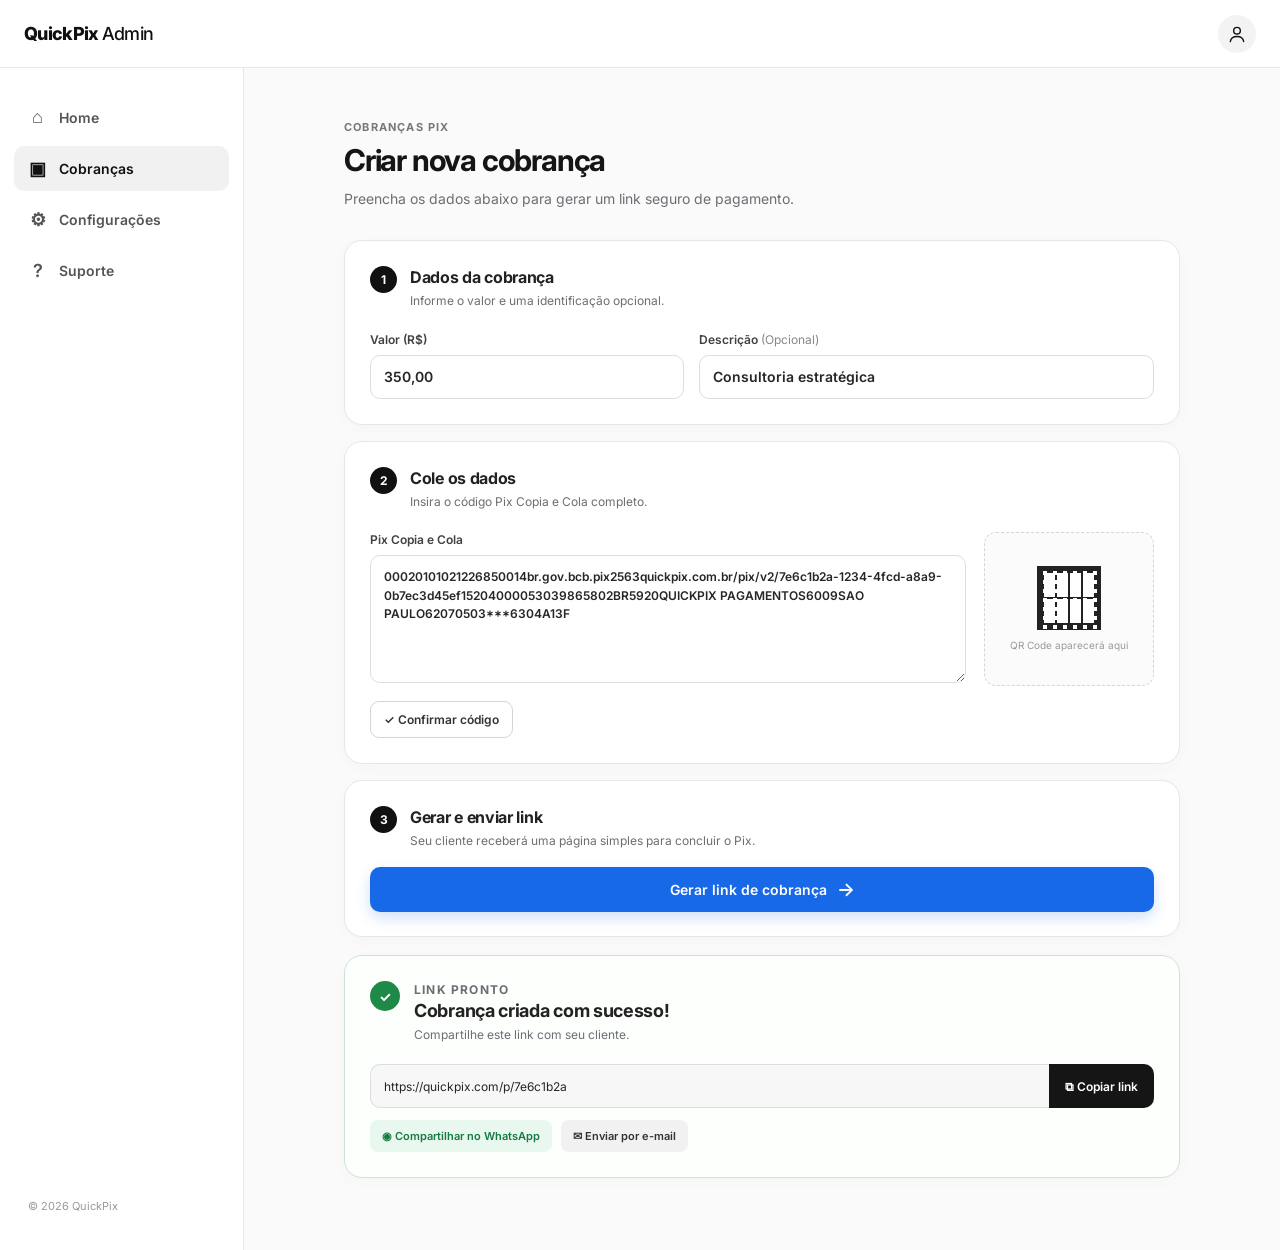
<file: index.html>
<!doctype html>
<html lang="pt-BR">
<head>
  <meta charset="UTF-8" />
  <meta name="viewport" content="width=device-width, initial-scale=1.0" />
  <title>QuickPix Admin — Nova cobrança</title>
  <link rel="preconnect" href="https://fonts.googleapis.com" />
  <link rel="preconnect" href="https://fonts.gstatic.com" crossorigin />
  <link href="https://fonts.googleapis.com/css2?family=Inter:wght@400;500;600;700;800&display=swap" rel="stylesheet" />
  <link rel="stylesheet" href="styles.css" />
</head>
<body class="admin-page">
  <header class="topbar">
    <button class="menu-toggle" id="menuToggle" aria-label="Abrir menu" aria-expanded="false"><span></span><span></span><span></span></button>
    <a class="brand" href="#">QuickPix <span>Admin</span></a>
    <button class="profile-button" aria-label="Perfil"><svg viewBox="0 0 24 24" aria-hidden="true"><circle cx="12" cy="8" r="4"/><path d="M4 21c.6-4 3.3-6 8-6s7.4 2 8 6"/></svg></button>
  </header>

  <div class="admin-layout">
    <aside class="sidebar" id="sidebar">
      <nav aria-label="Menu principal">
        <a href="#"><span>⌂</span> Home</a>
        <a class="active" href="#"><span>▣</span> Cobranças</a>
        <a href="#"><span>⚙</span> Configurações</a>
        <a href="#"><span>?</span> Suporte</a>
      </nav>
      <p class="sidebar-foot">© 2026 QuickPix</p>
    </aside>
    <div class="backdrop" id="backdrop"></div>

    <main class="admin-main">
      <div class="page-heading">
        <p class="eyebrow">COBRANÇAS PIX</p>
        <h1>Criar nova cobrança</h1>
        <p>Preencha os dados abaixo para gerar um link seguro de pagamento.</p>
      </div>

      <form id="chargeForm" class="charge-form">
        <section class="form-card">
          <div class="step-heading"><span>1</span><div><h2>Dados da cobrança</h2><p>Informe o valor e uma identificação opcional.</p></div></div>
          <div class="input-row">
            <label>Valor (R$)<input id="amount" type="text" inputmode="decimal" placeholder="0,00" value="350,00" /></label>
            <label>Descrição <em>(Opcional)</em><input id="description" type="text" placeholder="Ex.: Pedido #1234" value="Consultoria estratégica" /></label>
          </div>
        </section>

        <section class="form-card">
          <div class="step-heading"><span>2</span><div><h2>Cole os dados</h2><p>Insira o código Pix Copia e Cola completo.</p></div></div>
          <div class="pix-data-grid">
            <label class="textarea-label">Pix Copia e Cola<textarea id="pixCode" rows="5" placeholder="00020101021226850014br.gov.bcb.pix...">00020101021226850014br.gov.bcb.pix2563quickpix.com.br/pix/v2/7e6c1b2a-1234-4fcd-a8a9-0b7ec3d45ef15204000053039865802BR5920QUICKPIX PAGAMENTOS6009SAO PAULO62070503***6304A13F</textarea></label>
            <div class="qr-preview">
              <img id="adminQrCode" alt="Prévia do QR Code Pix" hidden>
              <div class="qr-mini" id="qrPlaceholder" aria-label="Prévia de QR Code"><i></i><i></i><i></i><i></i><i></i><i></i><i></i><i></i></div>
              <span id="qrPreviewText">QR Code aparecerá aqui</span>
            </div>
          </div>
          <button class="secondary-button" type="button" id="confirmCode">✓ Confirmar código</button>
        </section>

        <section class="form-card generate-card">
          <div class="step-heading"><span>3</span><div><h2>Gerar e enviar link</h2><p>Seu cliente receberá uma página simples para concluir o Pix.</p></div></div>
          <button class="primary-button" type="submit">Gerar link de cobrança <span>→</span></button>
        </section>
      </form>

      <section class="success-card" id="successArea" hidden aria-live="polite">
        <div class="success-icon">✓</div><div><p class="eyebrow">LINK PRONTO</p><h2>Cobrança criada com sucesso!</h2><p>Compartilhe este link com seu cliente.</p></div>
        <div class="generated-link"><input id="paymentLink" readonly value="https://quickpix.com/p/7e6c1b2a" /><button class="copy-button" data-copy-target="paymentLink">⧉ <span>Copiar link</span></button></div>
        <div class="share-row"><a class="whatsapp" href="https://wa.me/?text=Seu%20link%20de%20pagamento%20QuickPix" target="_blank" rel="noreferrer">◉ Compartilhar no WhatsApp</a><a class="email" href="mailto:?subject=Link%20de%20pagamento%20QuickPix">✉ Enviar por e-mail</a></div>
      </section>
    </main>
  </div>
  <script src="script.js"></script>
</body>
</html>
</file>
<file: styles.css>
:root{--black:#111111;--ink:#222;--muted:#6d6d73;--line:#e7e7e8;--surface:#fff;--soft:#f7f7f8;--blue:#1769e8;--blue-dark:#0d57ca;--radius:18px}*{box-sizing:border-box}body{margin:0;font-family:Inter,Roboto,Arial,sans-serif;color:var(--ink);background:#fafafa}.topbar,.checkout-header{height:68px;background:#fff;border-bottom:1px solid var(--line);display:flex;align-items:center;position:relative;z-index:4}.topbar{padding:0 24px;justify-content:space-between}.brand{color:#111;text-decoration:none;font-size:18px;font-weight:800;letter-spacing:-.7px}.brand span{font-weight:500}.profile-button,.menu-toggle{border:0;background:transparent;color:#111;cursor:pointer}.profile-button{width:38px;height:38px;border-radius:50%;background:#f3f3f3;padding:9px}.profile-button svg{width:100%;fill:none;stroke:currentColor;stroke-width:1.7;stroke-linecap:round}.menu-toggle{display:none;width:38px;padding:8px}.menu-toggle span{display:block;height:2px;background:#111;margin:4px 0;border-radius:3px}.admin-layout{display:flex;min-height:calc(100vh - 68px)}.sidebar{width:244px;background:white;border-right:1px solid var(--line);padding:26px 14px;display:flex;flex-direction:column;position:relative;z-index:3}.sidebar nav{display:grid;gap:6px}.sidebar a{padding:12px 14px;border-radius:10px;text-decoration:none;color:#555;font-size:14px;font-weight:600;display:flex;align-items:center;gap:12px}.sidebar a span{font-size:18px;width:19px;text-align:center}.sidebar a.active{color:#111;background:#f1f1f1}.sidebar a:hover{background:#f6f6f6}.sidebar-foot{font-size:11px;color:#999;margin-top:auto;padding:0 14px}.admin-main{width:min(900px,100%);margin:0 auto;padding:52px 32px 72px}.page-heading{margin-bottom:31px}.eyebrow{font-size:11px;letter-spacing:1.2px;font-weight:700;color:#777;margin:0 0 9px}.page-heading h1,.checkout-title h1{font-size:30px;letter-spacing:-1.2px;line-height:1.15;margin:0 0 10px;color:#151515}.page-heading>p:not(.eyebrow),.checkout-title>p:not(.eyebrow){color:var(--muted);font-size:14px;line-height:1.55;margin:0}.charge-form{display:grid;gap:16px}.form-card,.success-card{background:var(--surface);border:1px solid var(--line);border-radius:var(--radius);padding:25px;box-shadow:0 4px 16px rgba(0,0,0,.025)}.step-heading{display:flex;gap:13px;align-items:flex-start;margin-bottom:22px}.step-heading>span{flex:none;display:grid;place-items:center;width:27px;height:27px;background:#111;color:white;border-radius:50%;font-size:12px;font-weight:700}.step-heading h2,.success-card h2,.copy-section h2{font-size:16px;margin:1px 0 5px;letter-spacing:-.3px}.step-heading p,.success-card>div p,.copy-section p{font-size:12px;color:var(--muted);line-height:1.45;margin:0}.input-row{display:grid;grid-template-columns:1fr 1.45fr;gap:15px}label{font-size:12px;font-weight:600;color:#404045}label em{font-style:normal;font-weight:400;color:#888}input,textarea{font:inherit;width:100%;margin-top:8px;border:1px solid #dddde0;border-radius:10px;background:#fff;color:#262626;outline:none;transition:.2s;border-radius:10px}input{height:44px;padding:0 13px;font-size:14px}textarea{padding:12px 13px;resize:vertical;font-size:12px;line-height:1.55}input:focus,textarea:focus{border-color:#777;box-shadow:0 0 0 3px rgba(0,0,0,.06)}.pix-data-grid{display:grid;grid-template-columns:1fr 170px;gap:18px;align-items:stretch}.textarea-label textarea{height:128px}.qr-preview{border:1px dashed #d5d5d5;background:#fbfbfb;border-radius:12px;display:flex;flex-direction:column;align-items:center;justify-content:center;gap:9px;color:#999;font-size:10px;text-align:center;padding:10px}.qr-mini{width:64px;height:64px;background:repeating-linear-gradient(90deg,#222 0 6px,transparent 6px 10px),repeating-linear-gradient(#222 0 5px,#fff 5px 9px);padding:7px;display:grid;grid-template-columns:repeat(4,1fr);gap:2px}.qr-mini i{background:#fff}.secondary-button{margin-top:15px;border:1px solid #d5d5d6;color:#333;background:#fff;border-radius:9px;padding:10px 13px;font:600 12px Inter;cursor:pointer}.secondary-button:hover{background:#f7f7f7}.generate-card{padding-bottom:24px}.generate-card .step-heading{margin-bottom:18px}.primary-button{border:0;background:var(--blue);color:white;border-radius:10px;font:600 14px Inter;padding:14px 18px;cursor:pointer;box-shadow:0 6px 14px rgba(23,105,232,.2);transition:.2s}.primary-button:hover{background:var(--blue-dark);transform:translateY(-1px)}.generate-card .primary-button{width:100%;display:flex;align-items:center;justify-content:center;gap:10px}.primary-button span{font-size:19px;line-height:12px}.success-card{margin-top:18px;border-color:#cee3d4;background:#fcfffc;display:grid;grid-template-columns:auto 1fr;gap:0 14px;align-items:start}.success-icon{width:30px;height:30px;background:#1f8a48;color:#fff;border-radius:50%;display:grid;place-items:center;font-size:14px;font-weight:700}.success-card h2{font-size:18px}.generated-link{grid-column:1/-1;display:flex;margin-top:21px}.generated-link input{margin:0;border-radius:10px 0 0 10px;background:#f7f7f7;border-right:0;font-size:12px}.copy-button{border:0;background:#151515;color:white;border-radius:0 10px 10px 0;padding:0 16px;font:600 12px Inter;white-space:nowrap;cursor:pointer}.share-row{grid-column:1/-1;display:flex;gap:9px;flex-wrap:wrap;margin-top:12px}.share-row a{text-decoration:none;padding:9px 12px;border-radius:8px;font-size:11px;font-weight:600}.whatsapp{background:#e8f8ef;color:#177a41}.email{background:#f1f1f1;color:#333}.backdrop{display:none}
/* Checkout */.checkout-page{min-height:100vh;background:linear-gradient(#fff 0 68px,#fafafa 68px)}.checkout-header{justify-content:center}.checkout-main{padding:46px 20px 28px}.checkout-card{width:min(790px,100%);margin:auto;background:white;border:1px solid var(--line);border-radius:22px;box-shadow:0 12px 38px rgba(0,0,0,.06);overflow:hidden}.checkout-title{text-align:center;padding:36px 25px 27px}.checkout-title h1{font-size:27px}.charge-summary{margin:0 28px;background:#f5f5f6;border-radius:13px;padding:17px 19px;display:grid;grid-template-columns:1fr 1fr;gap:22px}.charge-summary div+div{border-left:1px solid #dedee0;padding-left:22px}.charge-summary span{display:block;font-size:11px;color:#777;margin-bottom:6px}.charge-summary strong{font-size:22px;letter-spacing:-.8px}.charge-summary p{font-size:13px;font-weight:600;margin:0}.payment-grid{display:grid;grid-template-columns:1fr 1.1fr;gap:0;padding:31px 28px}.qr-section{border-right:1px solid var(--line);padding:0 31px 0 11px;display:flex;flex-direction:column;align-items:center;justify-content:center}.qr-code{width:176px;aspect-ratio:1;background:#fff;border:9px solid white;box-shadow:0 0 0 1px #222;display:grid;grid-template-columns:repeat(8,1fr);gap:3px;padding:6px}.qr-code b{background:#111}.qr-code b:nth-child(3n),.qr-code b:nth-child(5n){background:transparent}.qr-code b:nth-child(1),.qr-code b:nth-child(2),.qr-code b:nth-child(9),.qr-code b:nth-child(10),.qr-code b:nth-child(15),.qr-code b:nth-child(16){background:#111}.qr-section p{font-size:11px;line-height:1.5;color:#666;text-align:center;margin:18px 0 0;max-width:190px}.copy-section{padding:6px 0 5px 31px;display:flex;flex-direction:column;justify-content:center}.copy-section h2{font-size:18px}.copy-section p{max-width:250px}.code-box textarea{background:#f6f6f7;border:0;height:114px;font-size:10px;color:#555}.copy-pix{margin-top:12px;width:100%;padding:12px}.copy-pix span{font-size:13px}.status-bar{background:#fff9e9;border-top:1px solid #f4e9c8;padding:15px 28px;display:flex;justify-content:space-between;align-items:center;font-size:11px;color:#756440}.status-bar strong{color:#524524}.status-dot{width:7px;height:7px;display:inline-block;background:#d9a927;border-radius:50%;margin-right:6px}.timer{font-variant-numeric:tabular-nums}.safe-footer{text-align:center;color:#777;font-size:12px;margin:23px 0 0}.safe-footer:first-letter{color:#111}.safe-footer strong{color:#333}
@media(max-width:720px){.topbar{padding:0 16px}.menu-toggle{display:block}.sidebar{position:fixed;top:68px;bottom:0;left:0;width:260px;transform:translateX(-102%);transition:transform .25s}.sidebar.open{transform:none}.backdrop.show{display:block;position:fixed;inset:68px 0 0;background:rgba(0,0,0,.28);z-index:2}.admin-main{padding:34px 16px 45px}.page-heading h1{font-size:26px}.form-card,.success-card{padding:20px}.input-row,.pix-data-grid{grid-template-columns:1fr}.pix-data-grid{gap:13px}.qr-preview{min-height:94px;flex-direction:row}.textarea-label textarea{height:116px}.generated-link{display:grid;grid-template-columns:1fr auto}.generated-link input{border-radius:10px 0 0 10px;min-width:0}.copy-button{padding:0 11px}.copy-button span{display:none}.checkout-main{padding:28px 14px 25px}.checkout-card{border-radius:18px}.checkout-title{padding:28px 20px 23px}.checkout-title h1{font-size:24px}.charge-summary{margin:0 16px;padding:15px;gap:14px}.charge-summary div+div{padding-left:14px}.charge-summary strong{font-size:18px}.charge-summary p{font-size:11px}.payment-grid{grid-template-columns:1fr;padding:27px 20px 21px;gap:26px}.qr-section{border-right:0;border-bottom:1px solid var(--line);padding:0 0 25px}.qr-code{width:185px}.copy-section{padding:0}.status-bar{padding:14px 18px;gap:10px;align-items:flex-start;flex-direction:column}.safe-footer{margin-top:20px}.checkout-title>p:not(.eyebrow){font-size:13px}}
</file>
